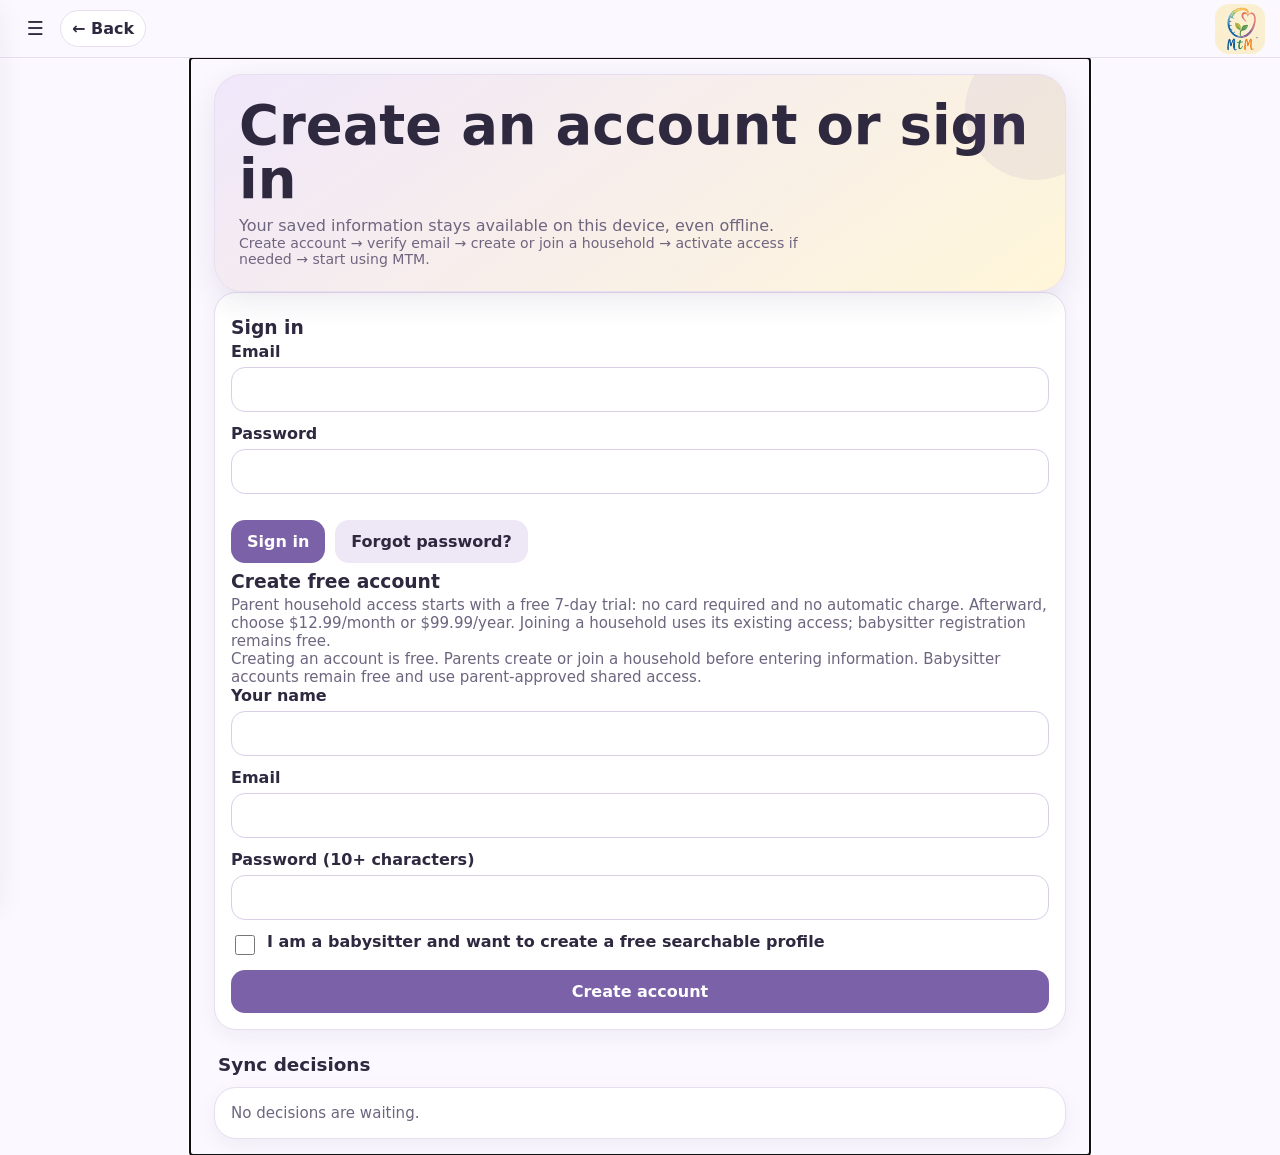
<file: index.html>
<!doctype html>
<html lang="en">
<head>
  <meta charset="utf-8" />
  <meta name="viewport" content="width=device-width, initial-scale=1, viewport-fit=cover" />
  <meta name="theme-color" content="#7b61a8" />
  <meta name="apple-mobile-web-app-title" content="MTM" />
  <meta name="description" content="More than Measured™ by Serenity Valley Works — an autism caregiver village focused on strengths, growth, and support." />
  <link rel="manifest" href="manifest.webmanifest" />
  <link rel="icon" href="assets/icons/icon-192.png" type="image/png" />
  <link rel="apple-touch-icon" href="assets/icons/icon-192.png" />
  <link rel="stylesheet" href="styles.css?v=mobile-store-1" />
  <link rel="stylesheet" href="supplements.css?v=mobile-store-1" />
  <link rel="stylesheet" href="modules.css?v=0.10.1-modules-3" />
  <link rel="stylesheet" href="onboarding.css?v=0.10.1-onboarding-1" />
  <title>More than Measured</title>
</head>
<body>
  <div id="app">
    <header class="topbar">
      <div class="topbar-leading"><button id="menuBtn" class="icon-btn" aria-label="Open menu">☰</button><button id="backBtn" class="page-back hidden" type="button" aria-label="Go back">← Back</button></div>
      <button id="homeBadge" class="brand-mini hidden" type="button" aria-label="Return to the More than Measured trademark homepage"><img src="assets/icons/icon-192.png" alt="" width="50" height="50"></button>
      <button id="installBtn" class="icon-btn hidden" aria-label="Install app">⬇</button>
    </header>

    <aside id="drawer" class="drawer" aria-hidden="true">
      <div class="drawer-head">
        <div class="drawer-brand"><strong>More than Measured™</strong><small>by Serenity Valley Works</small></div>
        <button id="closeDrawer" class="icon-btn" aria-label="Close menu">✕</button>
      </div>
      <nav id="drawerNav"></nav>
      <div class="drawer-version">Version <span id="drawerVersion"></span></div>
    </aside>
    <div id="scrim" class="scrim hidden"></div>

    <main id="view" class="view" tabindex="-1"></main>

  </div>

  <dialog id="modal">
    <form method="dialog" class="modal-card">
      <button class="modal-close" value="cancel" aria-label="Close">✕</button>
      <div id="modalBody"></div>
    </form>
  </dialog>

  <dialog id="imageViewer" class="image-viewer" aria-label="Image viewer">
    <div class="image-viewer-toolbar">
      <button id="closeImageViewer" class="image-viewer-close" type="button">✕ Close</button>
      <div class="image-viewer-controls" aria-label="Zoom controls">
        <button id="imageZoomOut" type="button" aria-label="Zoom out">−</button>
        <button id="imageZoomReset" type="button">Fit</button>
        <button id="imageZoomIn" type="button" aria-label="Zoom in">+</button>
      </div>
    </div>
    <p class="image-viewer-hint">Pinch or use the controls to zoom. Drag or scroll to move around the image.</p>
    <div id="imageViewerViewport" class="image-viewer-viewport">
      <img id="imageViewerImage" alt="" />
    </div>
  </dialog>

  <input id="restoreInput" type="file" accept=".ftbmbackup,.json,application/json" hidden />
  <script src="analytics.js?v=0.10.1-production-11" defer></script>
  <script src="interaction-usage.js?v=analytics-2"></script>
  <script src="sync.js?v=mobile-store-1" defer></script>
  <script src="offline-key.js?v=0.10.1-production-11" defer></script>
  <script src="offline-access.js?v=0.10.1-production-11" defer></script>
  <script src="access.js?v=0.10.1-onboarding-1" defer></script>
  <script src="sensory-play.js?v=0.10.1-production-11" defer></script>
  <script src="library-books.js?v=0.10.1-production-11" defer></script>
  <script src="modules.js?v=0.10.1-modules-3" defer></script>
  <script src="module-layouts.js?v=0.10.1-modules-3" defer></script>
  <script src="food-patterns.js?v=0.10.1-food-2" defer></script>
  <script src="supplements.js?v=mobile-store-1" defer></script>
  <script src="onboarding.js?v=onboarding-measurement-20261015" defer></script>
  <script src="app.js?v=mobile-store-1" defer></script>
</body>
</html>
</file>
<file: styles.css>
:root{--bg:#fbf8ff;--card:#fff;--ink:#2f2940;--muted:#6e657f;--primary:#7b61a8;--accent:#f5c65c;--line:#e7def0;--shadow:0 10px 30px rgba(63,42,88,.10);--radius:22px;--safe-top:env(safe-area-inset-top,0px);--safe-bottom:env(safe-area-inset-bottom,0px)}
*{box-sizing:border-box}html,body{margin:0;min-height:100%;font-family:system-ui,-apple-system,BlinkMacSystemFont,"Segoe UI",sans-serif;background:var(--bg);color:var(--ink)}button,input,select,textarea{font:inherit}button{cursor:pointer}.hidden{display:none!important}
.topbar{position:sticky;top:0;z-index:20;height:58px;display:flex;align-items:center;justify-content:space-between;padding:0 14px;background:rgba(251,248,255,.94);backdrop-filter:blur(12px);border-bottom:1px solid var(--line)}
.brand-mini{display:grid;place-items:center;width:52px;height:52px;border:0;background:transparent;padding:1px;border-radius:16px;overflow:hidden}.brand-mini img{display:block;width:50px;height:50px;border-radius:14px;object-fit:cover}.icon-btn{border:0;background:transparent;width:42px;height:42px;border-radius:50%;color:var(--ink);font-size:1.2rem}.view{padding:16px 16px calc(16px + var(--safe-bottom));max-width:900px;margin:0 auto;min-height:calc(100vh - 58px)}
.home-route{overflow:hidden}.home-route .topbar{position:fixed;left:0;right:0;top:0;background:transparent;border-bottom:0;backdrop-filter:none}.home-route .icon-btn,.home-route .brand-mini{background:transparent;box-shadow:none;backdrop-filter:none}.home-route .icon-btn{border:0;text-shadow:0 1px 2px rgba(255,255,255,.95),0 0 5px rgba(255,255,255,.8)}.home-route .view{padding:0;max-width:none;height:100dvh;min-height:100dvh;overflow:hidden}
.hero{background:linear-gradient(145deg,#f0e7fb,#fff6d9);border:1px solid var(--line);border-radius:28px;padding:24px;box-shadow:var(--shadow);overflow:hidden;position:relative}.hero:after{content:"";position:absolute;width:140px;height:140px;border-radius:50%;background:rgba(123,97,168,.09);right:-40px;top:-35px}.hero h1{margin:0 0 8px;font-size:clamp(2rem,8vw,3.4rem);line-height:1}.hero p{margin:0;color:var(--muted);max-width:560px}.quote{margin-top:16px;padding:14px 16px;background:rgba(255,255,255,.72);border-radius:18px;border:1px solid rgba(123,97,168,.15);font-style:italic}
.section-title{margin:24px 4px 12px;font-size:1.15rem}.grid{display:grid;grid-template-columns:repeat(2,minmax(0,1fr));gap:12px}.card{background:var(--card);border:1px solid var(--line);border-radius:var(--radius);padding:16px;box-shadow:0 6px 20px rgba(63,42,88,.06)}.card h3{margin:8px 0 4px}.card p{margin:0;color:var(--muted);font-size:.94rem}.card-button{width:100%;text-align:left;border:1px solid var(--line);background:var(--card);border-radius:var(--radius);padding:16px;color:inherit;box-shadow:0 6px 20px rgba(63,42,88,.06)}.card-button .emoji{font-size:1.8rem}.card-button strong{display:block;margin-top:8px}.card-button small{display:block;color:var(--muted);margin-top:3px}
.banner{padding:16px;border-radius:18px;background:#fff7dc;border:1px solid #f1dea4;color:#5d4a17}.empty{text-align:center;padding:34px 18px}.empty .big{font-size:3rem}.btn-row{display:flex;gap:10px;flex-wrap:wrap;margin-top:14px}.btn{border:0;border-radius:14px;padding:12px 16px;font-weight:750;background:var(--primary);color:white}.btn.secondary{background:#eee7f6;color:var(--ink)}.btn.danger{background:#a13f52}.btn.full{width:100%}
.form-grid{display:grid;gap:12px}.field{display:grid;gap:6px}.field label{font-weight:700}.field input,.field select,.field textarea{width:100%;border:1px solid #d9cfe6;border-radius:14px;padding:12px;background:white;color:var(--ink)}.field textarea{min-height:100px;resize:vertical}.hint{font-size:.88rem;color:var(--muted)}
.profile-card{display:flex;align-items:center;gap:14px}.avatar{width:64px;height:64px;flex:0 0 64px;border-radius:50%;display:grid;place-items:center;background:#efe6f8;font-size:2rem;overflow:hidden}.avatar img{width:100%;height:100%;object-fit:cover}.profile-card .meta{flex:1;min-width:0}.profile-card h3{margin:0}.profile-card p{margin:3px 0 0;color:var(--muted)}
.stat-grid{display:grid;grid-template-columns:repeat(3,1fr);gap:10px}.stat{text-align:center;background:white;border:1px solid var(--line);border-radius:18px;padding:14px 8px}.stat strong{display:block;font-size:1.45rem}.stat small{color:var(--muted)}
.drawer{position:fixed;left:0;top:0;bottom:0;width:min(84vw,340px);background:white;z-index:50;transform:translateX(-102%);transition:.22s ease;box-shadow:var(--shadow);padding:18px}.drawer.open{transform:translateX(0)}.drawer-head{display:flex;justify-content:space-between;align-items:center;margin-bottom:18px}.drawer-brand{display:grid;gap:2px}.drawer-brand small{color:var(--muted);font-size:.72rem;letter-spacing:.02em}.drawer nav{display:grid;gap:6px}.drawer nav button{border:0;background:transparent;text-align:left;padding:13px;border-radius:14px;color:var(--ink)}.drawer-version{position:absolute;bottom:22px;color:var(--muted);font-size:.88rem}.scrim{position:fixed;inset:0;background:rgba(26,19,36,.38);z-index:40}
dialog{border:0;border-radius:24px;padding:0;max-width:min(92vw,560px);width:100%;box-shadow:var(--shadow)}dialog::backdrop{background:rgba(23,16,32,.5)}.modal-card{padding:22px;position:relative}.modal-close{position:sticky;z-index:8;float:right;right:0;top:0;margin:-12px -12px 0 8px;border:0;background:#f1ebf7;border-radius:50%;width:36px;height:36px;box-shadow:0 2px 8px rgba(47,41,64,.18)}.modal-card h2{padding-right:38px;margin-top:0}
.list{display:grid;gap:10px}.list-item{display:flex;gap:12px;align-items:flex-start;padding:14px;background:white;border:1px solid var(--line);border-radius:16px}
.speech-stats{display:grid;grid-template-columns:repeat(4,1fr);gap:8px;margin-top:16px}.speech-stat{background:#fff;border:1px solid var(--line);border-radius:16px;padding:11px 5px;text-align:center;box-shadow:0 4px 14px rgba(63,42,88,.05)}.speech-stat strong{display:block;font-size:1.45rem}.speech-stat span{display:block;color:var(--muted);font-size:.72rem;margin-top:2px}.vocab-controls{display:grid;grid-template-columns:repeat(2,minmax(0,1fr));gap:12px;margin-top:16px}.vocab-controls .btn{align-self:end}.word-list{display:grid;gap:10px}.word-card{padding:0;overflow:hidden}.word-card summary{display:flex;align-items:center;justify-content:space-between;gap:12px;padding:15px 16px;cursor:pointer;list-style:none}.word-card summary::-webkit-details-marker{display:none}.word-card summary:after{content:'›';font-size:1.5rem;color:var(--muted);transition:transform .18s}.word-card[open] summary:after{transform:rotate(90deg)}.word-card summary strong{font-size:1.05rem;flex:1}.word-card summary span{color:var(--muted);font-size:.84rem;white-space:nowrap}.word-details{padding:0 16px 16px;border-top:1px solid var(--line)}.word-detail-meta{display:flex;align-items:center;gap:9px;flex-wrap:wrap;padding-top:12px;color:var(--muted);font-size:.88rem}.word-notes{margin:10px 0 0;color:var(--muted)}.category-chip{display:inline-block;background:#eee7f6;color:#594773;border-radius:999px;padding:4px 9px;font-size:.75rem;font-weight:750}.ability-checks{display:flex;gap:8px;flex-wrap:wrap;margin-top:12px}.ability-checks label,.ability-field label{display:flex;align-items:center;gap:6px;font-weight:700}.ability-checks label{background:#f7f3fb;border:1px solid var(--line);border-radius:10px;padding:7px 9px}.ability-checks input,.ability-field input{width:19px;height:19px;accent-color:var(--primary)}.word-actions{display:flex;gap:7px;margin-top:12px}.small-action{border:1px solid var(--line);background:#f7f3fb;color:var(--ink);border-radius:10px;padding:7px 10px;font-weight:700}.danger-link{color:#8c3044;background:#fff1f3;border-color:#edcad2}.ability-field{display:flex;gap:14px;flex-wrap:wrap;border:1px solid #d9cfe6;border-radius:14px;padding:12px}.ability-field legend{font-weight:700;padding:0 5px}.inline-field{display:grid;grid-template-columns:1fr auto;gap:8px}.bulk-text{min-height:220px!important}.import-preview{max-height:52vh;overflow:auto;border:1px solid var(--line);border-radius:16px;background:#fff}.preview-row{display:flex;justify-content:space-between;gap:14px;padding:11px 13px;border-bottom:1px solid var(--line)}.preview-row:last-child{border-bottom:0}.preview-row span{color:var(--muted);white-space:nowrap}.category-list{display:grid;gap:8px;max-height:55vh;overflow:auto}.category-row{display:flex;justify-content:space-between;align-items:center;gap:10px;padding:10px;border:1px solid var(--line);border-radius:12px}.category-row>div{display:flex;gap:6px}
@media(max-width:520px){.vocab-controls{grid-template-columns:1fr}.ability-checks{gap:6px}.category-row{align-items:flex-start;flex-direction:column}.word-card summary{padding:14px}.word-card summary span{font-size:.78rem}.speech-stat strong{font-size:1.25rem}.speech-stat span{font-size:.66rem}}
@media(min-width:700px){.grid{grid-template-columns:repeat(3,minmax(0,1fr))}.view{padding-left:24px;padding-right:24px}.home-route .view{padding-left:0;padding-right:0}}

.filter-abilities{grid-column:1/-1;display:flex;gap:14px;flex-wrap:wrap;border:1px solid #d9cfe6;border-radius:14px;padding:12px}.filter-abilities legend{font-weight:700;padding:0 5px}.filter-abilities label{display:flex;align-items:center;gap:6px;font-weight:700}.filter-abilities input{width:19px;height:19px;accent-color:var(--primary)}
.ability-checks{display:grid}.ability-row{display:grid;grid-template-columns:minmax(110px,1fr) minmax(145px,1fr);gap:8px;align-items:center;background:#f7f3fb;border:1px solid var(--line);border-radius:10px;padding:7px 9px}.ability-checks .ability-row label{border:0;padding:0;background:transparent}.ability-row input[type=date]{width:100%;min-width:0;border:1px solid #d9cfe6;border-radius:9px;padding:7px;background:white;color:var(--ink)}.dated-abilities{display:grid}.language-list{display:grid;gap:4px;margin-top:12px;padding:10px 12px;border-radius:12px;background:#fff8e5;color:var(--muted)}.language-list strong{color:var(--ink)}
@media(max-width:520px){.filter-abilities{grid-column:auto}.ability-row{grid-template-columns:1fr}}
.category-group{display:grid;gap:10px}.category-group h2{margin:14px 4px 0;font-size:1.2rem;font-weight:850;color:var(--ink);padding-bottom:6px;border-bottom:2px solid var(--line)}
.symbol-picker{display:grid;grid-template-columns:repeat(8,1fr);gap:7px;border:1px solid #d9cfe6;border-radius:14px;padding:12px}.symbol-picker legend{font-weight:700;padding:0 5px}.symbol-picker label{position:relative;display:grid;place-items:center}.symbol-picker input{position:absolute;opacity:0;pointer-events:none}.symbol-picker span{display:grid;place-items:center;width:100%;aspect-ratio:1;border:2px solid transparent;border-radius:12px;background:#f7f3fb;font-size:1.55rem;cursor:pointer}.symbol-picker input:checked+span{border-color:var(--primary);background:#eee7f6;box-shadow:0 0 0 2px rgba(123,97,168,.15)}.symbol-picker input:focus-visible+span{outline:3px solid var(--primary);outline-offset:2px}.profile-photo-preview{width:110px;height:110px;border-radius:50%;overflow:hidden;border:3px solid #eee7f6;margin:0 auto}.profile-photo-preview img{width:100%;height:100%;object-fit:cover}.check-option{display:flex;align-items:center;gap:8px;font-weight:700}.check-option input{width:19px;height:19px;accent-color:var(--primary)}.settings-card{margin-top:12px}.settings-card:first-of-type{margin-top:18px}.settings-card h3{margin-top:0}.settings-card>.btn{margin-top:14px}.settings-filter-grid{margin-top:14px}
.birth-time-field{border:1px solid #d9cfe6;border-radius:14px;padding:12px}.birth-time-field legend{font-weight:700;padding:0 5px}.birth-time-field>div{display:grid;grid-template-columns:repeat(4,minmax(0,1fr));gap:8px}.birth-time-field label{display:grid;gap:5px;font-weight:700;font-size:.82rem}.birth-time-field input,.birth-time-field select{width:100%;min-width:0;border:1px solid #d9cfe6;border-radius:10px;padding:9px;background:white;color:var(--ink)}.birth-time-field>.hint{display:block;margin-top:8px}
.speech-stats{grid-template-columns:repeat(4,1fr)}.sentence-card{border-color:#d7c4eb}.sentence-card summary{background:#fcf9ff}.sentence-text{min-height:120px!important}
@media(min-width:700px){.speech-stats{grid-template-columns:repeat(7,1fr)}}
@media(max-width:520px){.symbol-picker{grid-template-columns:repeat(6,1fr)}.profile-card{align-items:flex-start}.profile-card .small-action{padding:7px 8px}.birth-time-field>div{grid-template-columns:repeat(2,minmax(0,1fr))}}
.terms-list{display:grid;gap:8px;margin-top:12px;max-height:58vh;overflow:auto}.term-card{border:1px solid var(--line);border-radius:14px;background:#fff;overflow:hidden}.term-card summary{padding:12px 14px;font-weight:800;cursor:pointer}.term-card p{margin:0;padding:0 14px 14px;color:var(--muted);line-height:1.45}.calendar-toolbar{display:grid;grid-template-columns:44px 1fr 44px;align-items:center;text-align:center;margin:8px 0 12px}.calendar-toolbar strong{font-size:1.1rem}.calendar-toolbar .small-action{font-size:1.5rem}.calendar-weekdays,.calendar-grid{display:grid;grid-template-columns:repeat(7,minmax(0,1fr));gap:5px}.calendar-weekdays{margin-bottom:5px}.calendar-weekdays span{text-align:center;color:var(--muted);font-size:.72rem;font-weight:750}.calendar-day{position:relative;aspect-ratio:1;border:1px solid var(--line);border-radius:10px;background:#fff;color:var(--ink);padding:5px;display:flex;align-items:flex-start;justify-content:flex-start}.calendar-day.today{border:2px solid var(--primary);background:#f5effb}.calendar-day small{position:absolute;right:4px;bottom:4px;min-width:18px;height:18px;border-radius:9px;background:var(--primary);color:#fff;display:grid;place-items:center;font-size:.65rem}.calendar-blank{aspect-ratio:1}.appointment-list{display:grid;gap:8px;max-height:34vh;overflow:auto}.appointment-item{display:flex;justify-content:space-between;gap:10px;padding:11px;border:1px solid var(--line);border-radius:13px;background:#fff}.appointment-item>div:first-child{display:grid;gap:3px}.appointment-item span,.appointment-item small{color:var(--muted);font-size:.8rem}.appointment-item>div:last-child{display:flex;gap:5px;align-items:flex-start}.todo-add{display:grid;grid-template-columns:1fr 145px;gap:8px}.todo-add input,.todo-add select{width:100%;border:1px solid #d9cfe6;border-radius:12px;padding:10px;background:#fff;color:var(--ink)}.todo-add .btn{grid-column:1/-1}.todo-filters{display:flex;gap:7px;margin:12px 0}.todo-filter.selected{background:var(--primary);color:#fff}.todo-list{display:grid;gap:8px;max-height:52vh;overflow:auto}.todo-item{display:flex;justify-content:space-between;align-items:flex-start;gap:10px;padding:11px;border:1px solid var(--line);border-radius:13px;background:#fff}.todo-item>label{display:flex;gap:9px;align-items:flex-start;flex:1}.todo-item input{width:20px;height:20px;accent-color:var(--primary)}.todo-item label span{display:grid;gap:2px}.todo-item small{color:var(--muted)}.todo-item>div{display:flex;gap:5px}.todo-item.completed strong{text-decoration:line-through;color:var(--muted)}
@media(max-width:520px){.appointment-item,.todo-item{flex-direction:column}.appointment-item>div:last-child,.todo-item>div{align-self:flex-end}.todo-add{grid-template-columns:1fr}.todo-add .btn{grid-column:auto}.calendar-grid,.calendar-weekdays{gap:3px}.calendar-day{border-radius:8px;padding:4px}}

.quote-button{display:block;width:100%;text-align:left;color:var(--ink);cursor:pointer}
.quote-button span{display:block;margin-top:8px;font-size:.78rem;font-style:normal;color:var(--muted);font-weight:700}
.illustrated-home{position:relative;width:100%;height:100%;margin:0;overflow:hidden;background:#fff}
.illustrated-home picture{display:block;width:100%;height:100%}
.illustrated-home img{display:block;width:100%;max-width:100%;height:100%;object-fit:fill;pointer-events:none;-webkit-user-drag:none}
.home-hotspot{position:absolute;width:23%;height:13.5%;border:0;border-radius:18px;background:transparent;color:transparent;padding:0}
.home-hotspot span{position:absolute;width:1px;height:1px;overflow:hidden;clip-path:inset(50%);white-space:nowrap}
.home-hotspot:focus-visible{outline:4px solid #173f75;outline-offset:-4px;background:rgba(255,255,255,.22)}
.home-hotspot:active{background:rgba(255,255,255,.3)}
.home-hotspot.growth,.home-hotspot.communication,.home-hotspot.sleep,.home-hotspot.sensory{top:61.2%}
.home-hotspot.learning,.home-hotspot.medical,.home-hotspot.caregiver-link,.home-hotspot.community{top:75.2%}
.home-hotspot.growth,.home-hotspot.learning{left:1.5%}.home-hotspot.communication,.home-hotspot.medical{left:25.5%}.home-hotspot.sleep,.home-hotspot.caregiver-link{left:49.5%}.home-hotspot.sensory,.home-hotspot.community{left:73.5%}
@media(max-width:520px){.home-hotspot{border-radius:10px}}
@media(min-width:700px){
  .home-route .view{display:grid;place-items:center;background:#f7f2e8}
  .home-route .topbar{left:50%;right:auto;width:min(100vw,calc(100dvh * 1.7768));transform:translateX(-50%)}
  .illustrated-home{width:min(100vw,calc(100dvh * 1.7768));height:min(100dvh,calc(100vw * .5628));aspect-ratio:1672/941}
  .illustrated-home img{object-fit:contain}
  .home-hotspot{width:10.6%;height:29%;border-radius:16px}
  .home-hotspot.growth,.home-hotspot.communication,.home-hotspot.sleep,.home-hotspot.sensory{top:14%}
  .home-hotspot.learning,.home-hotspot.medical,.home-hotspot.caregiver-link,.home-hotspot.community{top:43%}
  .home-hotspot.growth,.home-hotspot.learning{left:56.5%}
  .home-hotspot.communication,.home-hotspot.medical{left:67.3%}
  .home-hotspot.sleep,.home-hotspot.caregiver-link{left:78.1%}
  .home-hotspot.sensory,.home-hotspot.community{left:88.9%}
}

.speech-totals{display:grid;grid-template-columns:minmax(82px,1.2fr) repeat(4,minmax(50px,1fr));gap:0;margin-top:16px;padding:0;overflow:hidden;text-align:center}.speech-totals>*{padding:10px 5px;border-right:1px solid var(--line);border-bottom:1px solid var(--line)}.speech-totals>*:nth-child(5n){border-right:0}.speech-totals>*:nth-last-child(-n+5){border-bottom:0}.speech-totals .totals-heading{background:#f3edf8;color:var(--muted);font-size:.72rem;font-weight:800;text-transform:uppercase}.speech-totals .totals-label{text-align:left;font-weight:800}.speech-totals strong{font-size:1.08rem}
dialog.wide-modal{max-width:min(96vw,960px)}.fixed-entry-picker{display:grid;gap:12px}.fixed-add-number{align-self:end}.fixed-entry-grid{border:1px solid var(--line);border-radius:14px;overflow:auto;max-height:58vh}.fixed-entry-head,.fixed-entry-row{display:grid;grid-template-columns:minmax(58px,.55fr) repeat(3,minmax(190px,1fr));align-items:center;min-width:690px}.fixed-entry-head{position:sticky;top:0;z-index:2;background:#eee7f6;border-bottom:1px solid var(--line)}.fixed-entry-head>*{padding:10px}.fixed-entry-head label{display:flex;align-items:center;gap:6px;font-size:.82rem;font-weight:800}.fixed-entry-head input,.fixed-ability input[type=checkbox]{width:19px;height:19px;accent-color:var(--primary)}.fixed-entry-row{border-bottom:1px solid var(--line)}.fixed-entry-row:last-child{border-bottom:0}.fixed-entry-row>strong{padding:10px 12px;font-size:1.08rem}.fixed-ability{display:grid;grid-template-columns:auto 1fr;gap:7px;align-items:center;padding:7px;border-left:1px solid var(--line)}.fixed-ability label{display:flex;align-items:center}.fixed-ability label span{position:absolute;width:1px;height:1px;overflow:hidden;clip-path:inset(50%)}.fixed-ability input[type=date]{width:100%;min-width:130px;border:1px solid #d9cfe6;border-radius:9px;padding:7px;background:#fff;color:var(--ink)}
@media(max-width:520px){.speech-totals>*{padding:9px 3px}.speech-totals .totals-heading{font-size:.64rem}.speech-totals .totals-label{font-size:.82rem}.speech-totals strong{font-size:.95rem}}

/* Compact fixed-entry picker: ability columns always fit without sideways scrolling. */
.fixed-entry-grid{overflow-x:hidden;overflow-y:auto}.fixed-entry-head,.fixed-entry-row{grid-template-columns:minmax(52px,.65fr) repeat(3,minmax(0,1fr));min-width:0;width:100%}.fixed-entry-head>*{padding:9px 3px}.fixed-entry-head>strong{padding-left:9px}.fixed-entry-head label{justify-content:center;text-align:center;gap:4px;font-size:.72rem;line-height:1.1}.fixed-entry-head label input{flex:0 0 auto}.fixed-entry-block{border-bottom:1px solid var(--line)}.fixed-entry-block:last-child{border-bottom:0}.fixed-entry-row{border-bottom:0}.fixed-entry-row>strong{padding:12px 9px}.fixed-ability-toggle{display:grid;place-items:center;padding:10px 3px;border-left:1px solid var(--line)}.fixed-ability-toggle input{width:22px;height:22px;accent-color:var(--primary)}.fixed-ability-toggle span{position:absolute;width:1px;height:1px;overflow:hidden;clip-path:inset(50%)}.fixed-entry-dates{display:grid;grid-template-columns:repeat(3,minmax(0,1fr));gap:8px;padding:9px;background:#faf7fd;border-top:1px dashed var(--line)}.fixed-entry-dates label{display:grid;gap:4px;min-width:0;color:var(--muted);font-size:.72rem;font-weight:750}.fixed-entry-dates label span{white-space:nowrap}.fixed-entry-dates small{font-weight:500}.fixed-entry-dates input{width:100%;min-width:0;border:1px solid #d9cfe6;border-radius:9px;padding:7px 4px;background:#fff;color:var(--ink);font-size:.78rem}
@media(max-width:520px){.fixed-entry-head label{flex-direction:column}.fixed-entry-dates{grid-template-columns:1fr}.fixed-entry-dates label{font-size:.78rem}.fixed-entry-dates input{font-size:1rem;padding:9px}}
.new-word-review{display:grid;gap:10px;margin:12px 0}.new-word-row{display:grid;gap:8px;padding:12px;border:1px solid var(--line);border-radius:14px;background:#fff}.new-word-row>strong{font-size:1.05rem}.new-word-row label{display:flex;align-items:center;gap:8px;font-weight:700}.new-word-row input[type=checkbox]{width:20px;height:20px;accent-color:var(--primary)}.new-word-row input[type=date]{width:100%;border:1px solid #d9cfe6;border-radius:11px;padding:10px;background:#fff;color:var(--ink)}
.potty-entry{display:grid;gap:12px;margin-top:16px}.potty-count-grid{display:grid;grid-template-columns:repeat(3,minmax(0,1fr));gap:9px}.potty-count-grid label{display:grid;gap:6px;text-align:center;font-weight:750}.potty-count-grid span{font-size:.8rem;color:var(--muted)}.potty-count-grid input{width:100%;min-width:0;border:1px solid #d9cfe6;border-radius:13px;padding:12px 6px;background:#fff;color:var(--ink);font-size:1.2rem;text-align:center}.potty-stats{display:grid;grid-template-columns:repeat(3,minmax(0,1fr));gap:9px}.potty-stats>div{display:grid;gap:3px;text-align:center;padding:12px 5px;background:#fff;border:1px solid var(--line);border-radius:16px}.potty-stats strong{font-size:1.35rem}.potty-stats span{font-size:.72rem;color:var(--muted)}.potty-history{display:grid;gap:10px}.potty-day{display:flex;justify-content:space-between;gap:12px}.potty-day>div:first-child{display:grid;gap:5px}.potty-day span,.potty-day p{color:var(--muted);font-size:.85rem}.potty-day p{margin:0}.potty-day>div:last-child{display:flex;gap:6px;align-items:flex-start}.tips-list{display:grid;gap:9px;margin-top:14px}
@media(max-width:520px){.potty-day{flex-direction:column}.potty-day>div:last-child{align-self:flex-end}.potty-count-grid span{font-size:.72rem}}
.term-media{display:grid;gap:10px;margin-top:12px}.term-media-image,.term-media-clip{display:block;width:100%;max-height:280px;border-radius:14px;object-fit:contain;background:#f7f2fb}.term-media-caption{color:var(--muted)}
.education-note{margin-top:16px}.education-sections,.education-templates{display:grid;gap:10px}.education-card{border:1px solid var(--line);border-radius:16px;background:#fff;overflow:hidden;box-shadow:0 5px 16px rgba(63,42,88,.05)}.education-card>summary{padding:15px 16px;font-weight:850;cursor:pointer}.education-card[open]>summary{background:#f5effb;border-bottom:1px solid var(--line)}.education-body{display:grid;gap:12px;padding:15px 16px}.education-body p{margin:0;color:var(--muted);line-height:1.52}.education-body h3{margin:4px 0 0;font-size:1rem}.education-body ul{margin:0;padding-left:22px;color:var(--muted);line-height:1.5}.education-body li+li{margin-top:7px}.education-links{display:grid;gap:8px}.education-link{display:grid;gap:3px;padding:12px;border:1px solid var(--line);border-radius:13px;background:#faf7fd;color:var(--ink);text-decoration:none}.education-link:active{background:#eee5f7}.education-link span{color:var(--muted);font-size:.88rem;line-height:1.4}.education-link small{color:var(--primary);font-weight:750}.template-letter{width:100%;min-height:520px;resize:vertical;border:1px solid #d9cfe6;border-radius:13px;padding:13px;background:#fff;color:var(--ink);font:inherit;font-size:.9rem;line-height:1.45}.education-templates .btn-row{margin-top:0}@media(max-width:520px){.template-letter{min-height:440px}.education-body{padding:13px}.education-card>summary{padding:14px 13px}}
.assessment-note{margin-top:16px}.assessment-quick{display:grid;grid-template-columns:repeat(3,minmax(0,1fr));gap:0;margin-top:14px;padding:0;overflow:hidden;text-align:center}.assessment-quick>div{display:grid;align-content:center;gap:4px;padding:15px 7px;border-right:1px solid var(--line)}.assessment-quick>div:last-child{border-right:0}.assessment-quick strong{font-size:1.15rem;color:var(--primary)}.assessment-quick span{font-size:.72rem;color:var(--muted);line-height:1.25}.assessment-range-note{margin:8px 6px 0}.assessment-links{margin-bottom:14px}.assessment-disclaimer{margin-top:14px}@media(max-width:420px){.assessment-quick strong{font-size:.95rem}.assessment-quick span{font-size:.65rem}.assessment-quick>div{padding:12px 4px}}
.benefits-note{margin-top:16px}.benefits-warning{margin-top:10px}.benefits-start{margin:12px 0 10px;padding:16px 16px 16px 38px}.benefits-start li{padding-left:4px}.benefits-start li+li{margin-top:12px}.benefits-start li span{display:block;margin-top:3px;color:var(--muted);font-size:.88rem;line-height:1.4}.benefits-top-links{margin-bottom:4px}.benefit-compare{display:grid;grid-template-columns:repeat(2,minmax(0,1fr));gap:9px}.benefit-compare>div{display:grid;gap:5px;padding:12px;border:1px solid var(--line);border-radius:13px;background:#faf7fd}.benefit-compare strong{font-size:1.05rem;color:var(--primary)}.benefit-compare span{color:var(--muted);font-size:.86rem;line-height:1.4}.benefits-disclaimer{margin-top:16px}@media(max-width:520px){.benefit-compare{grid-template-columns:1fr}.benefits-start{padding-left:34px}}
.safety-note{margin-top:16px}.safety-warning{margin-top:10px}.safety-start{margin-bottom:16px}.safety-profile-list{display:grid;gap:8px;margin:12px 0;padding:14px;border:1px solid var(--line);border-radius:14px;background:#faf7fd}.safety-profile-list span{position:relative;padding-left:20px;color:var(--muted);line-height:1.4}.safety-profile-list span::before{content:"✓";position:absolute;left:0;color:var(--primary);font-weight:800}.safety-disclaimer{margin-top:16px}
.water-fact{margin:2px 0;border-left:4px solid #1684a3;background:#edf9fc;color:var(--ink)}
.therapy-note{margin-top:16px}.therapy-warning{margin-top:10px}.therapy-compare{display:grid;grid-template-columns:repeat(3,minmax(0,1fr));gap:9px;margin:12px 0}.therapy-compare>div{display:grid;gap:5px;padding:13px;border:1px solid var(--line);border-radius:14px;background:#fff}.therapy-compare strong{color:var(--primary)}.therapy-compare span{color:var(--muted);font-size:.82rem;line-height:1.38}.therapy-balance{display:grid;grid-template-columns:repeat(2,minmax(0,1fr));gap:10px}.therapy-balance>div{padding:13px;border:1px solid var(--line);border-radius:14px;background:#faf7fd}.therapy-balance h3{margin:0 0 8px}.therapy-balance ul{padding-left:20px}.therapy-term{padding:12px;border-left:4px solid #7e57a6;background:#f7f2fb;border-radius:10px;color:var(--muted);line-height:1.48}.therapy-redflags{border-left:4px solid #c05b69;background:#fff3f4}.therapy-disclaimer{margin-top:16px}@media(max-width:560px){.therapy-compare,.therapy-balance{grid-template-columns:1fr}}
.win-item{align-items:center}.win-content{flex:1;min-width:0}.win-item .edit-win{flex:0 0 auto}
.sleep-note{margin-top:16px}.sleep-sections{display:grid;gap:10px}.sleep-example{display:grid;gap:10px;margin:0;padding:0;list-style:none}.sleep-example li{display:grid;grid-template-columns:78px 1fr;gap:10px;padding:11px 12px;border:1px solid var(--line);border-radius:13px;background:#faf7fd}.sleep-example span{color:var(--muted);line-height:1.45}.sleep-routine-list{display:grid;gap:8px}.sleep-routine-row{display:grid;grid-template-columns:minmax(0,1fr) auto;gap:10px;align-items:center;padding:11px;border:1px solid var(--line);border-radius:14px;background:#faf7fd}.sleep-routine-row>div:first-child{display:grid;gap:3px}.sleep-routine-row span{color:var(--muted);line-height:1.35}.sleep-row-actions{display:flex;gap:5px;flex-wrap:wrap;justify-content:flex-end}.sleep-row-actions button{border:1px solid var(--line);border-radius:9px;background:#fff;color:var(--ink);padding:6px 8px;font-weight:700}.sleep-row-actions button:disabled{opacity:.35}.sleep-step-form,.sleep-pref-grid,.sleep-compare{display:grid;grid-template-columns:repeat(2,minmax(0,1fr));gap:12px}.sleep-compare>div{padding:14px;border:1px solid var(--line);border-radius:15px;background:#faf7fd}.sleep-compare h3{margin:0 0 7px}.sleep-compare ul{margin-top:10px}@media(max-width:600px){.sleep-routine-row{grid-template-columns:1fr}.sleep-row-actions{justify-content:flex-start}.sleep-step-form,.sleep-pref-grid,.sleep-compare{grid-template-columns:1fr}.sleep-example li{grid-template-columns:68px 1fr}}
.section-grid{margin-top:16px}.tool-form{display:grid;gap:12px;margin-top:16px}.two-col{grid-template-columns:repeat(2,minmax(0,1fr))}.profile-extra{margin:4px 0 0!important;font-size:.82rem!important}.local-fun-search{display:grid;grid-template-columns:1fr auto;gap:8px}.local-fun-search input{min-width:0;border:1px solid #d9cfe6;border-radius:14px;padding:12px}.sign-grid{display:grid;grid-template-columns:repeat(3,minmax(0,1fr));gap:8px}.sign-grid button{text-transform:capitalize;padding:12px}.check-option{display:flex;align-items:flex-start;gap:9px}.check-option input{width:20px;height:20px;flex:0 0 auto;accent-color:var(--primary)}@media(max-width:600px){.two-col{grid-template-columns:1fr}.local-fun-search{grid-template-columns:1fr}.sign-grid{grid-template-columns:repeat(2,minmax(0,1fr))}}
.friendly-place-list{display:grid;gap:8px}.friendly-place-list a{display:grid;gap:3px;padding:12px;border:1px solid var(--line);border-radius:13px;background:#faf7fd;color:var(--ink);text-decoration:none}.friendly-place-list a small{color:var(--primary);font-weight:750}.friendly-place-list a span{color:var(--muted);font-size:.88rem;line-height:1.4}@media(max-width:600px){.sleep-example li{display:block}.sleep-example li strong{display:block;margin-bottom:7px}.sleep-example li span{display:block}}
.topbar-leading{display:flex;align-items:center;gap:4px}.page-back{border:1px solid var(--line);border-radius:999px;background:rgba(255,255,255,.9);color:var(--ink);padding:8px 11px;font-weight:750}.drawer{display:flex;flex-direction:column}.drawer nav{flex:1;min-height:0;overflow-y:auto;padding-bottom:4px}.drawer-version{position:static;text-align:right;flex:0 0 auto;padding:10px 4px 0;border-top:1px solid var(--line)}@media(max-width:390px){.page-back{padding:7px 9px;font-size:.84rem}.topbar{padding-left:8px}}
.birthday-greeting{text-align:center;padding:18px 4px 4px}.birthday-confetti{font-size:2.5rem;letter-spacing:.2rem;margin-bottom:8px}.birthday-greeting h2{padding:0;margin-bottom:14px;font-size:clamp(1.8rem,8vw,2.6rem);color:var(--primary)}.birthday-greeting>p{font-size:1.08rem;line-height:1.6;color:var(--ink)}.birthday-greeting .birthday-signoff{margin:20px 0;color:var(--muted);font-size:.95rem}.birthday-signoff strong{color:var(--primary)}
.modal-card{max-height:88dvh;overflow-y:auto}.sign-groups{display:grid;gap:18px;margin-top:14px}.sign-groups section{display:grid;gap:9px}.sign-groups h3{margin:0;padding-bottom:7px;border-bottom:2px solid var(--line)}.food-category-list{display:grid;gap:14px}.food-category-block{border:1px solid var(--line);border-radius:18px;padding:14px;background:#fff}.food-category-block>h3{display:flex;justify-content:space-between;margin:0 0 10px;padding-bottom:9px;border-bottom:2px solid var(--line)}.food-category-block>h3 span{display:grid;place-items:center;min-width:28px;height:28px;border-radius:14px;background:#eee7f6;color:var(--primary);font-size:.8rem}.food-category-block.safe{border-left:5px solid #6fa75d}.food-category-block.sometimes{border-left:5px solid #e0a83c}.food-category-block.not{border-left:5px solid #c96a74}.food-item p{margin-top:7px}.food-alert{color:#a13f52;font-weight:800}
.food-item>div:first-child>strong{display:flex;align-items:center;gap:7px}.food-kind-icon{width:30px;height:30px;flex:0 0 30px;vertical-align:middle}
.guide-illustration{display:block;width:100%;height:auto;border:1px solid var(--line);border-radius:18px;margin:0 0 16px;background:#fffaf0}
.visual-guide{margin:18px 0;padding:12px;border:1px solid var(--line);border-radius:20px;background:#fff}.visual-guide .guide-illustration{margin:0}.visual-guide figcaption{display:grid;gap:3px;padding:10px 4px 2px}.visual-guide figcaption strong{color:var(--ink)}.visual-guide figcaption span{color:var(--muted);font-size:.86rem}.term-media .image-viewer-trigger{background:#f7f2fb}
.image-viewer-trigger{display:block;width:100%;border:0;background:transparent;padding:0;border-radius:18px}.image-viewer-trigger:focus-visible{outline:4px solid var(--primary);outline-offset:3px}dialog.image-viewer{position:fixed;inset:0;width:100vw;max-width:none;height:100dvh;max-height:none;margin:0;border:0;border-radius:0;background:#17131d;color:#fff;padding:calc(10px + var(--safe-top)) 10px calc(10px + var(--safe-bottom));grid-template-rows:auto auto minmax(0,1fr);gap:8px;box-shadow:none}dialog.image-viewer[open]{display:grid}dialog.image-viewer:not([open]){display:none!important}dialog.image-viewer::backdrop{background:#17131d}.image-viewer-toolbar{display:flex;align-items:center;justify-content:space-between;gap:10px}.image-viewer-close,.image-viewer-controls button{border:1px solid rgba(255,255,255,.28);background:#fff;color:#251d30;border-radius:12px;padding:10px 13px;font-weight:800}.image-viewer-controls{display:flex;gap:6px}.image-viewer-controls button{min-width:44px}.image-viewer-hint{margin:0;text-align:center;color:#e8dfef;font-size:.82rem}.image-viewer-viewport{min-height:0;overflow:auto;overscroll-behavior:contain;-webkit-overflow-scrolling:touch;touch-action:pan-x pan-y;background:#fff;border-radius:12px}.image-viewer-viewport img{display:block;width:100%;max-width:none;height:auto;transform-origin:top left;-webkit-user-drag:none;user-select:none}
.common-term-card summary{display:flex;align-items:center;gap:11px}.term-icon{width:42px;height:42px;flex:0 0 42px;display:grid;place-items:center;border-radius:14px;background:linear-gradient(145deg,#fff7dc,#f0e8fa);border:1px solid var(--line);font-size:1.45rem;line-height:1;box-shadow:0 2px 7px rgba(48,36,68,.08)}
/* Accounts & Sync v0.9.0 */
.sync-field-merge{display:grid;gap:12px;max-height:55vh;overflow:auto}
.sync-field-merge fieldset{border:1px solid rgba(88,68,120,.24);border-radius:12px;padding:10px}
.sync-field-merge label{display:block;padding:7px 0;overflow-wrap:anywhere}
.sync-field-merge label span{color:var(--muted,#635d69)}
.community-actions{margin:16px 0}.community-list{display:grid;gap:14px;margin:12px 0 18px}.community-card{border:1px solid var(--line);border-left:5px solid var(--primary);border-radius:18px;padding:16px;background:#fff}.community-card.cancelled{opacity:.72;border-left-color:#9a929e}.community-card h3{margin:10px 0 7px}.community-card-head{display:flex;justify-content:space-between;gap:10px;color:var(--primary);font-weight:800}.community-card-head small{text-transform:capitalize;color:var(--muted)}.community-card dl{display:grid;grid-template-columns:repeat(2,minmax(0,1fr));gap:8px;margin:14px 0}.community-card dl div{padding:9px 10px;border-radius:12px;background:#faf7fd}.community-card dt{font-size:.75rem;color:var(--muted);font-weight:800;text-transform:uppercase}.community-card dd{margin:3px 0 0}@media(max-width:600px){.community-card dl{grid-template-columns:1fr}}
.community-search{margin-top:14px}.community-search h2{margin-top:0}.community-checks{display:flex;gap:16px;flex-wrap:wrap;margin-top:12px}

/* My Day, screen time, myths, and access — v0.10.0 */
.day-picker{margin-top:16px}.day-bubbles{display:grid;grid-template-columns:repeat(auto-fit,minmax(108px,1fr));gap:10px;margin:12px 0 16px}.day-bubble{min-height:104px;display:grid;place-items:center;align-content:center;gap:7px;border:1px solid var(--line);border-radius:999px;background:#fff;color:var(--ink);padding:15px 10px;box-shadow:0 5px 14px rgba(63,42,88,.08);text-align:center}.day-bubble span{font-size:1.85rem;line-height:1}.day-bubble strong{font-size:.82rem;line-height:1.2}.day-bubble:active{transform:scale(.97)}.day-activity{background:#f3edfb}.day-food{background:#fff5dc}.day-health{background:#edf8f5}.day-sleep,.day-sleepOutcome{background:#ececfb}.day-screen{background:#eaf6fb}.day-behavior{background:#fff0f1}.day-wellbeing{background:#eff8e9}.day-custom{border-style:dashed;background:#faf7fd}.day-timeline,.pattern-list{display:grid;gap:10px}.day-entry{display:grid;grid-template-columns:auto minmax(0,1fr) auto;gap:11px;align-items:start}.day-entry-icon{display:grid;place-items:center;width:42px;height:42px;border-radius:50%;background:#f3edf8;font-size:1.35rem}.day-entry-body{display:grid;gap:4px;min-width:0}.day-entry-body>span{color:var(--muted);font-size:.8rem;line-height:1.35}.day-entry-body p{margin:3px 0 0;line-height:1.45}.day-entry-actions{display:flex;gap:5px;flex-wrap:wrap;justify-content:flex-end}.pattern-card{border-left:5px solid var(--primary)}.pattern-card p{margin-bottom:0}.pattern-disclaimer{margin-top:12px}.screen-summary{display:grid;grid-template-columns:repeat(3,minmax(0,1fr));gap:10px;margin:16px 0}.screen-summary .card{display:grid;gap:5px;text-align:center}.screen-summary strong{font-size:1.35rem;color:var(--primary)}.screen-summary span{color:var(--muted);font-size:.78rem;line-height:1.3}.active-screen-timer{display:grid;gap:8px;text-align:center;margin-top:16px}.active-screen-timer>span{font-size:2rem;font-weight:850;color:var(--primary);font-variant-numeric:tabular-nums}.myth-list{margin-top:16px}.myth-sources{margin:16px 0}.subscription-card{margin:16px 0}.access-card{border-left:5px solid var(--primary)}
@media(max-width:560px){.day-bubbles{grid-template-columns:repeat(3,minmax(0,1fr));gap:8px}.day-bubble{min-height:92px;padding:12px 7px}.day-bubble span{font-size:1.55rem}.day-bubble strong{font-size:.74rem}.day-entry{grid-template-columns:auto minmax(0,1fr)}.day-entry-actions{grid-column:2;justify-content:flex-start}.screen-summary{grid-template-columns:1fr}}

.toy-search{margin-top:16px}.toy-list,.toy-request-list{display:grid;gap:14px;margin-top:14px}.toy-card{display:grid;grid-template-columns:minmax(150px,220px) minmax(0,1fr);overflow:hidden;border:1px solid var(--line);border-radius:22px;background:#fff;box-shadow:0 6px 20px rgba(63,42,88,.07)}.toy-card.pending{border-color:#d5b75a}.toy-card.claimed,.toy-card.removed{opacity:.72}.toy-photo{display:block;width:100%;height:100%;min-height:220px;object-fit:cover;background:#f2ecf7}.toy-photo-placeholder{display:grid;place-items:center;font-size:4rem}.toy-card-body{min-width:0;padding:16px}.toy-card-body h3{margin:9px 0 6px;font-size:1.2rem}.toy-card-body>p{margin:0;color:var(--muted);line-height:1.45}.toy-card-head{display:flex;justify-content:space-between;gap:10px;align-items:center}.toy-card-head span{font-size:.78rem;font-weight:800;color:#594773;background:#eee7f6;border-radius:999px;padding:5px 9px}.toy-card-head small{text-transform:capitalize;color:var(--muted);font-weight:750}.toy-card dl{display:grid;grid-template-columns:repeat(2,minmax(0,1fr));gap:8px;margin:14px 0}.toy-card dl div{padding:9px;border-radius:12px;background:#f8f4fb}.toy-card dt{font-size:.72rem;color:var(--muted);font-weight:750}.toy-card dd{margin:2px 0 0;font-size:.88rem;font-weight:750}.toy-contact{margin-top:12px}.toy-contact a{color:var(--primary);font-weight:850}.toy-request-status{align-self:center;color:var(--primary);font-weight:800}.toy-card .danger-link{align-self:center}.toy-request-list .card p{margin-top:8px}.toy-request-list .hint{text-transform:capitalize}
@media(max-width:620px){.toy-card{grid-template-columns:1fr}.toy-photo{height:auto;max-height:310px;min-height:180px}.toy-card dl{grid-template-columns:1fr 1fr}.toy-card-body{padding:14px}}


/* Parent-recommended local directory — v0.10.0 */
.recommendation-search{margin-top:16px}
.recommendation-list{display:grid;gap:14px;margin-top:14px}
.recommendation-card{border:1px solid var(--line);border-left:5px solid #d7a624;border-radius:20px;padding:16px;background:#fff;box-shadow:0 6px 20px rgba(63,42,88,.07)}
.recommendation-card.removed{opacity:.7;border-left-color:#9a929e}
.recommendation-card h3{margin:10px 0 7px;font-size:1.25rem}
.recommendation-card>p{margin:0;color:var(--muted);line-height:1.5}
.recommendation-card-head{display:flex;justify-content:space-between;gap:10px;align-items:center}
.recommendation-card-head span{font-size:.78rem;font-weight:850;color:#594773;background:#fff3c9;border-radius:999px;padding:6px 10px}
.recommendation-card-head small{text-transform:capitalize;color:var(--muted);font-weight:750}
.recommendation-card dl{display:grid;grid-template-columns:repeat(2,minmax(0,1fr));gap:8px;margin:14px 0}
.recommendation-card dl div{padding:9px 10px;border-radius:12px;background:#faf7fd}
.recommendation-card dt{font-size:.72rem;color:var(--muted);font-weight:800;text-transform:uppercase}
.recommendation-card dd{margin:3px 0 0;overflow-wrap:anywhere}
.recommendation-detail{margin:10px 0;padding:11px 12px;border-radius:13px;background:#fff9e6}
.recommendation-detail p{margin:5px 0 0;color:var(--muted);line-height:1.45}
.recommendation-links{display:flex;gap:9px;flex-wrap:wrap;margin:12px 0}
.recommendation-links a{display:inline-flex;align-items:center;border:1px solid var(--line);border-radius:999px;padding:9px 12px;background:#faf7fd;color:var(--primary);font-weight:800;text-decoration:none}
@media(max-width:600px){.recommendation-card dl{grid-template-columns:1fr}.recommendation-card{padding:14px}.recommendation-card-head{align-items:flex-start;flex-direction:column}}


/* Consent-based babysitter directory — v0.10.0 */
.babysitter-search{margin-top:16px}
.babysitter-list{display:grid;gap:14px;margin-top:14px}
.babysitter-card{border:1px solid var(--line);border-left:5px solid #7e57a6;border-radius:20px;padding:16px;background:#fff;box-shadow:0 6px 20px rgba(63,42,88,.07)}
.babysitter-card.pending{border-left-color:#d7a624}.babysitter-card.declined,.babysitter-card.removed{opacity:.7;border-left-color:#9a929e}
.babysitter-card h3{margin:10px 0 7px;font-size:1.25rem}.babysitter-card>p{color:var(--muted);line-height:1.48}
.babysitter-card-head{display:flex;justify-content:space-between;gap:10px;align-items:center}
.babysitter-card-head span{font-size:.78rem;font-weight:850;color:#594773;background:#eee7f6;border-radius:999px;padding:6px 10px}
.babysitter-card-head small{color:var(--muted);font-weight:750}
.babysitter-detail{margin:10px 0;padding:11px 12px;border-radius:13px;background:#faf7fd}
.babysitter-detail p{margin:5px 0 0;color:var(--muted);line-height:1.45}
@media(max-width:600px){.babysitter-card{padding:14px}.babysitter-card-head{align-items:flex-start;flex-direction:column}}

/* The Village local search — v0.10.0 */
.home-hotspot.village{left:39%;top:34%;width:22%;height:9%;border-radius:999px}
.village-hero{display:grid;gap:18px}.village-title{display:flex;align-items:center;gap:13px}.village-title>span{font-size:2.5rem;line-height:1}.village-title h1{margin:0}.village-title p{margin:4px 0 0}.village-search{display:grid;gap:8px}.village-search label{font-weight:800}.village-search-row{display:grid;grid-template-columns:minmax(0,1fr) auto;gap:9px}.village-search-row input{min-width:0;border:1px solid var(--line);border-radius:14px;background:#fff;color:var(--ink);padding:13px 14px;font:inherit;box-shadow:0 3px 10px rgba(63,42,88,.05)}.village-search-row input:focus{outline:3px solid rgba(123,97,168,.25);border-color:var(--primary)}.village-suggestions{display:flex;gap:8px;flex-wrap:wrap;margin:16px 0 10px}.village-chip{border:1px solid #d9cceb;border-radius:999px;background:#f8f3fc;color:var(--primary);padding:9px 12px;font:inherit;font-size:.86rem;font-weight:800}.village-chip:active{background:#eee4f7}.village-status{min-height:1.4em;color:var(--muted);font-size:.9rem;margin:8px 2px 14px}.village-results,.village-result-list{display:grid;gap:10px}.village-result-group{display:grid;gap:9px;margin-bottom:18px}.village-result-group h2{margin:0;font-size:1rem;color:var(--muted)}.village-result{display:flex;align-items:center;justify-content:space-between;gap:14px;width:100%;border:1px solid var(--line);border-radius:17px;background:#fff;color:var(--ink);padding:14px 15px;text-align:left;box-shadow:0 5px 16px rgba(63,42,88,.06)}.village-result>span:first-child{display:grid;gap:5px}.village-result strong{font-size:1rem}.village-result small{color:var(--muted);font-size:.84rem;line-height:1.4}.village-result-open{flex:0 0 auto;color:var(--primary);font-weight:850}.village-result:active{transform:scale(.99);background:#faf7fd}
@media(min-width:700px){.home-hotspot.village{left:24%;top:52%;width:10%;height:16%}}
@media(max-width:520px){.village-search-row{grid-template-columns:1fr}.village-search-row .btn{width:100%}.village-title{align-items:flex-start}.village-result{align-items:flex-start}.village-result-open{padding-top:2px}}

/* Curated books within Skill Building. */
.book-library{margin-top:30px}.book-library-intro{margin:0 4px 18px;color:var(--muted)}
.book-library-list{list-style:none;padding:0;margin:0;display:grid;grid-template-columns:repeat(2,minmax(0,1fr));gap:14px}
.book-library-card{display:flex;flex-direction:column;min-width:0;padding:20px}.book-library-heading{display:flex;align-items:center;gap:10px}
.book-library-number{display:grid;place-items:center;width:32px;height:32px;border-radius:50%;background:var(--soft,#f1eafa);font-weight:700}
.book-library-featured{font-size:.78rem;font-weight:700;color:var(--muted)}.book-library-card h3{font-size:1.13rem;line-height:1.35;margin:12px 0 7px}
.book-library-card .book-library-credit{font-size:.9rem}.book-library-card .book-library-details{font-size:.82rem;margin-top:7px}
.book-library-card .book-library-blurb{margin:14px 0 20px;line-height:1.6;color:var(--ink,#30283b)}
.book-library-link{margin-top:auto;align-self:flex-start;font-weight:700;padding:8px 0;text-underline-offset:3px}
@media(max-width:600px){.book-library-list{grid-template-columns:1fr}.book-library-card{padding:18px}}
</file>
<file: supplements.css>
/* Medication and supplement tracker — isolated test build. */
.supplement-toolbar{display:grid;gap:12px;margin-top:16px}.supplement-list,.supplement-log,.supplement-reminders{display:grid;gap:12px}.supplement-card{border-left:5px solid #6b8f71}.supplement-card.inactive{opacity:.72;border-left-color:#9a929e}.supplement-card-head{display:flex;align-items:flex-start;justify-content:space-between;gap:12px}.supplement-card-head h3{margin:3px 0 4px}.supplement-card-head p{margin:0;color:var(--muted)}.supplement-kind{display:inline-flex;border-radius:999px;padding:4px 8px;font-size:.68rem;font-weight:850;letter-spacing:.02em;text-transform:uppercase;background:#edf6ee;color:#376342}.supplement-kind.medication{background:#eee8fa;color:#5b3f82}.supplement-state{flex:0 0 auto;border-radius:999px;background:#edf6ee;color:#376342;padding:6px 9px;font-size:.75rem;font-weight:850;text-align:center}.supplement-state.soon,.supplement-reminder.soon{background:#fff9e7;color:#805f08}.supplement-state.due,.supplement-state.overdue,.supplement-reminder.due,.supplement-reminder.overdue{background:#fff0f1;color:#9b3547}.supplement-card dl{display:grid;grid-template-columns:repeat(4,minmax(0,1fr));gap:8px;margin:13px 0}.supplement-card dl div{padding:9px;border-radius:12px;background:#faf7fd}.supplement-card dt{font-size:.7rem;color:var(--muted);font-weight:800;text-transform:uppercase}.supplement-card dd{margin:3px 0 0;font-size:.86rem;font-weight:750}.supplement-item-notes{margin:13px 0;padding:11px 13px;border-radius:12px;background:#faf7fd}.supplement-item-notes strong{display:block;font-size:.72rem;color:var(--muted);text-transform:uppercase}.supplement-item-notes p{margin:5px 0 0;white-space:pre-wrap}.supplement-patterns{display:grid;gap:8px;margin-top:14px;padding-top:12px;border-top:1px solid var(--line)}.supplement-patterns h4{margin:0}.supplement-pattern{display:grid;gap:4px;padding:10px 12px;border-radius:12px;background:#f7f2fb}.supplement-pattern span,.supplement-pattern small{color:var(--muted);font-size:.84rem;line-height:1.4}.supplement-reminder{display:grid;grid-template-columns:minmax(0,1fr) auto;gap:5px 12px;align-items:center;border-left:5px solid #d7a624}.supplement-reminder span{color:var(--muted)}.supplement-reminder button{grid-column:2;grid-row:1/3}.supplement-log-row{display:grid;grid-template-columns:minmax(0,1fr) auto;gap:10px;align-items:start}.supplement-log-row>div{display:grid;gap:4px}.supplement-log-row span{color:var(--muted);font-size:.82rem}.supplement-log-row p{margin:3px 0 0}.supplement-emergency{border-left:5px solid #c05b69;background:#fff3f4}.supplement-summary-preview{white-space:pre-wrap;max-height:260px;overflow:auto;padding:12px;border:1px solid var(--line);border-radius:13px;background:#faf7fd;color:var(--ink);font:inherit;font-size:.83rem;line-height:1.45}
.supplement-auto-window-editor{display:grid;gap:10px;padding:12px;border:1px solid var(--line);border-radius:14px;background:#faf7fd}.supplement-auto-window-editor.hidden{display:none}.supplement-auto-window-editor>button{justify-self:start}.supplement-auto-window-row{display:grid;grid-template-columns:minmax(120px,1.2fr) minmax(105px,.8fr) minmax(105px,.8fr) auto;gap:9px;align-items:end;padding:10px;border-radius:12px;background:#fff}.supplement-auto-window-row .field{margin:0}.supplement-auto-note{display:grid;gap:3px;margin:12px 0;padding:10px 12px;border-radius:12px;background:#eef7ff;color:#315b78}.supplement-auto-note span{font-size:.84rem;line-height:1.4}.supplement-observation-panel{display:grid;gap:10px}.supplement-observation-panel p{margin:0}.supplement-observation-bubbles{display:grid;grid-template-columns:repeat(5,minmax(0,1fr));gap:8px}.supplement-observation-bubble{display:grid;place-items:center;gap:5px;min-height:78px;padding:9px 6px;border:1px solid var(--line);border-radius:15px;background:#faf7fd;color:var(--ink);text-align:center}.supplement-observation-bubble span{font-size:1.35rem}.supplement-observation-bubble strong{font-size:.74rem;line-height:1.18}.supplement-observation-bubble:active{transform:scale(.98)}
.supplement-correlation-table{padding:0;overflow:hidden}.supplement-correlation-head,.supplement-correlation-row>summary{display:grid;grid-template-columns:minmax(0,2fr) minmax(88px,.7fr) minmax(130px,1fr);gap:12px;align-items:center}.supplement-correlation-head{padding:10px 16px;background:#f4eff8;color:var(--muted);font-size:.72rem;font-weight:850;text-transform:uppercase}.supplement-correlation-row{border-top:1px solid var(--line)}.supplement-correlation-row:first-of-type{border-top:0}.supplement-correlation-row>summary{padding:14px 16px;cursor:pointer;list-style:none}.supplement-correlation-row>summary::-webkit-details-marker{display:none}.supplement-correlation-row>summary:hover{background:#fcfafe}.supplement-correlation-name{display:grid;gap:3px}.supplement-correlation-row small{display:block;color:var(--muted);font-size:.76rem;font-weight:600}.supplement-correlation-details{display:grid;gap:9px;padding:0 16px 15px;background:#fdfbfe}.supplement-correlation-details p{margin:0;line-height:1.45}.supplement-correlation-row[open]>summary{background:#f8f4fb}.supplement-correlation-row[open]>summary span:last-child small{color:#5b3f82}
.supplement-history{margin-top:18px;border:1px solid var(--line);border-radius:17px;background:#fff;overflow:hidden}.supplement-history>summary{display:flex;justify-content:space-between;align-items:center;gap:12px;padding:15px 17px;cursor:pointer;font-weight:850;list-style:none}.supplement-history>summary::-webkit-details-marker{display:none}.supplement-history>summary:after{content:'▾';font-size:1.1rem}.supplement-history[open]>summary:after{transform:rotate(180deg)}.supplement-history>summary small{margin-left:auto;color:var(--muted);font-weight:650}.supplement-history-body{border:0;border-top:1px solid var(--line);border-radius:0}.supplement-history-search{display:grid;grid-template-columns:minmax(0,1.5fr) minmax(150px,.7fr) auto;gap:10px;align-items:end;margin-bottom:10px}.supplement-history-search .field{margin:0}.supplement-log-actions{display:flex;gap:7px;flex-wrap:wrap}.supplement-auto-badge{display:inline-flex;width:max-content;max-width:100%;padding:4px 8px;border-radius:999px;background:#eef7ff;color:#315b78!important;font-size:.72rem!important;font-weight:800}
@media(max-width:720px){.supplement-auto-window-row{grid-template-columns:1fr 1fr}.supplement-auto-window-row .field:first-child{grid-column:1/-1}.supplement-auto-window-row button{justify-self:start}.supplement-observation-bubbles{grid-template-columns:repeat(3,minmax(0,1fr))}.supplement-correlation-head{display:none}.supplement-correlation-row>summary{grid-template-columns:minmax(0,1fr) auto;gap:10px}.supplement-correlation-name{grid-column:1/-1}.supplement-correlation-row>summary>span[data-label]{display:grid;gap:2px}.supplement-correlation-row>summary>span[data-label]:before{content:attr(data-label);color:var(--muted);font-size:.68rem;font-weight:750;text-transform:uppercase}.supplement-history-search{grid-template-columns:1fr 1fr}.supplement-history-search button{grid-column:1/-1;justify-self:start}}
@media(max-width:620px){.supplement-card-head{display:grid}.supplement-state{justify-self:start}.supplement-card dl{grid-template-columns:repeat(2,minmax(0,1fr))}.supplement-reminder{grid-template-columns:1fr}.supplement-reminder button{grid-column:1;grid-row:auto;justify-self:start}.supplement-log-row{grid-template-columns:1fr}.supplement-log-row button{justify-self:start}}
@media(max-width:430px){.supplement-observation-bubbles{grid-template-columns:repeat(2,minmax(0,1fr))}.supplement-history-search{grid-template-columns:1fr}.supplement-correlation-row>summary{grid-template-columns:1fr 1fr}}
</file>
<file: modules.css>
/* Context selects presentation; module identity and destination stay the same. */
.mtm-module{font:inherit;cursor:pointer;color:var(--ink,#30263c);min-width:0;overflow-wrap:anywhere}
.mtm-module:focus-visible{outline:3px solid #173f75;outline-offset:4px}
.module-icon{display:block;flex:none}
.module-emoji{font-size:2rem;line-height:1.2}
.module-art{width:72px;height:72px;border-radius:50%;background-image:url('assets/home/homepage-desktop.webp');background-size:928.888889% 522.777778%;background-repeat:no-repeat}
.module-card{height:100%;padding:20px;min-height:154px}
.module-card strong{font-size:1rem;line-height:1.35;margin-top:12px}
.module-card small{line-height:1.45;margin-top:7px}
.module-bubbles{display:grid;grid-template-columns:repeat(3,minmax(0,1fr));gap:22px 12px;align-items:start}
.module-bubble{display:flex;flex-direction:column;align-items:center;gap:8px;background:transparent;border:0;padding:6px 2px;min-height:128px;text-align:center;border-radius:18px}
.module-bubble .module-icon{width:clamp(68px,8vw,106px);height:clamp(68px,8vw,106px)}
.module-bubble .module-emoji{display:grid;place-items:center;border-radius:50%;background:#efe3f3;box-shadow:inset 0 0 0 3px #ffffff80;font-size:2.4rem}
.module-bubble strong{font-size:.87rem;line-height:1.25;max-width:150px;color:#173f60}
.module-bubble:hover{background:#ffffff70}
.module-bubble:active{background:#fff9}
.module-visually-hidden{position:absolute;width:1px;height:1px;overflow:hidden;clip-path:inset(50%);white-space:nowrap}
@media(prefers-reduced-motion:no-preference){.mtm-module{transition:background-color .15s ease}}
.module-layout-toolbar{display:flex;flex-wrap:wrap;gap:8px;margin:12px 0}
.module-layout-toolbar button,.module-edit-controls button,.module-layout-extras button{min-height:44px}
.module-edit-item{min-width:0;border:1px dashed #ae91cb;border-radius:18px;padding:8px;background:#ffffffa0}
.module-edit-item>.module-card{height:auto;min-height:0;border:0;box-shadow:none;background:transparent;padding:8px}
.module-edit-item>.module-bubble{width:100%}
.module-edit-item>.mtm-module:disabled{color:inherit;opacity:1;cursor:default;pointer-events:none}
.module-edit-controls{display:flex;justify-content:center;flex-wrap:wrap;gap:5px;margin-top:8px}
.module-edit-controls select{width:100%;min-width:0;min-height:44px;border:1px solid #b9a5cc;border-radius:10px;padding:5px;color:var(--ink);background:white}
.module-layout-extras{display:flex;flex-wrap:wrap;gap:8px;margin-top:12px}
.module-layout-extras h3,.module-layout-extras p{flex-basis:100%;margin:4px 0}
.module-drag-handle{cursor:grab;touch-action:none;user-select:none}
.module-dragging{opacity:.65}
.module-drop-target{outline:3px solid var(--primary)}
.module-layout-editing.home-primary-modules{grid-template-columns:repeat(2,minmax(0,1fr))}
.module-content-page[hidden]{display:none!important}
.module-content-page>.education-body{padding:16px;background:var(--card);border:1px solid var(--line);border-radius:18px}

/* Preserve the complete original picture and its desktop/phone proportions.
   Eight independently bound slots sit over the same positions. Original modules
   carry their painted icon AND lettering when moved; default slots are pixel-
   identical to the background. Other tools get an opaque parchment tile. */
.preserved-home .home-primary-modules{display:contents}
.preserved-home:not(.home-layout-editing) .module-layout-toolbar,
.preserved-home:not(.home-layout-editing) .hint,
.preserved-home:not(.home-layout-editing) .module-layout-extras{display:none}
.preserved-home .home-slot{position:absolute;display:flex;align-items:center;justify-content:center;flex-direction:column;gap:0;padding:0;border:0;border-radius:0;min-height:0;background:transparent;overflow:hidden}
.preserved-home .home-slot:hover{background-color:transparent}
.preserved-home .home-original-slot>.module-icon,.preserved-home .home-original-slot>strong,
.preserved-home .home-art-slot>.module-icon,.preserved-home .home-art-slot>strong{display:none}
.home-module-tile{display:none}
.preserved-home .home-art-slot .home-module-tile{display:block;position:absolute;inset:0;background-repeat:no-repeat}
.preserved-home .home-custom-slot{background-image:url('assets/home/homepage-desktop.webp');background-repeat:no-repeat;background-size:4180% 2352.5%;background-position:73.529412% 3.329634%;color:#123f62}
.preserved-home .home-custom-slot>.module-icon{width:70%;height:62%;font-size:clamp(24px,5vw,75px);background:#efe5f7;display:grid;place-items:center;border-radius:50%;margin:0 auto 5%;flex:none}
.preserved-home .home-custom-slot>strong{font-family:'Bahnschrift Condensed','Arial Narrow',sans-serif;font-stretch:condensed;text-transform:uppercase;font-size:clamp(10px,1.4vw,24px);line-height:1.05;margin:0;max-width:100%;overflow-wrap:normal}
.preserved-home .home-village-search{background:transparent;border:0;box-shadow:none;margin:0;min-height:0}
.preserved-home .home-slot:focus-visible,.preserved-home .home-village-search:focus-visible{outline:4px solid #173f75;outline-offset:-4px}
.preserved-home.home-layout-editing::after{content:'';position:fixed;inset:0;background:#fbf8ff;z-index:40}
.preserved-home.home-layout-editing .module-layout-toolbar{position:fixed;top:12px;left:16px;right:16px;display:flex;z-index:43;margin:0;gap:10px;background:#fbf8ff;padding:8px}
.preserved-home.home-layout-editing .home-primary-modules{position:fixed;inset:84px max(16px,calc((100vw - 1100px)/2)) 88px;display:grid;grid-template-columns:repeat(4,minmax(0,1fr));gap:12px;align-content:start;overflow:auto;z-index:41;padding:4px 4px 16px}
.preserved-home.home-layout-editing .hint{position:fixed;left:20px;right:20px;bottom:12px;z-index:42;background:#fbf8ff;padding:8px;margin:0}
.preserved-home.home-layout-editing .module-layout-extras{display:none}
.preserved-home.home-layout-editing .module-bubble{min-height:130px}
@media(max-width:699px){
 .preserved-home .home-custom-slot>strong{font-size:clamp(9px,2.65vw,17px)}
 .preserved-home.home-layout-editing .home-primary-modules{grid-template-columns:repeat(2,minmax(0,1fr))}
}

@media(min-width:700px){
.preserved-home .home-slot{width:10.8%;height:29%}
.preserved-home .home-module-tile{background-image:url('assets/home/homepage-desktop.webp');background-size:925.9259259259259% 344.82758620689657%}
.preserved-home .home-slot-0{left:56.5%;top:14%}
.preserved-home .home-source-0{background-position:63.34080717488789% 19.718309859154928%}
.preserved-home .home-slot-1{left:67.3%;top:14%}
.preserved-home .home-source-1{background-position:75.44843049327353% 19.718309859154928%}
.preserved-home .home-slot-2{left:78.1%;top:14%}
.preserved-home .home-source-2{background-position:87.55605381165918% 19.718309859154928%}
.preserved-home .home-slot-3{left:88.9%;top:14%}
.preserved-home .home-source-3{background-position:99.66367713004485% 19.718309859154928%}
.preserved-home .home-slot-4{left:56.5%;top:43%}
.preserved-home .home-source-4{background-position:63.34080717488789% 60.56338028169014%}
.preserved-home .home-slot-5{left:67.3%;top:43%}
.preserved-home .home-source-5{background-position:75.44843049327353% 60.56338028169014%}
.preserved-home .home-slot-6{left:78.1%;top:43%}
.preserved-home .home-source-6{background-position:87.55605381165918% 60.56338028169014%}
.preserved-home .home-slot-7{left:88.9%;top:43%}
.preserved-home .home-source-7{background-position:99.66367713004485% 60.56338028169014%}
}

@media(max-width:699px){
.preserved-home .home-slot{width:24%;height:15.7%}
.preserved-home .home-module-tile{background-image:url('assets/home/homepage.jpeg');background-size:416.6666666666667% 636.9426751592357%}
.preserved-home .home-slot-0{left:1.5%;top:58.5%}
.preserved-home .home-source-0{background-position:1.9736842105263157% 69.3950177935943%}
.preserved-home .home-slot-1{left:25.5%;top:58.5%}
.preserved-home .home-source-1{background-position:33.55263157894737% 69.3950177935943%}
.preserved-home .home-slot-2{left:49.5%;top:58.5%}
.preserved-home .home-source-2{background-position:65.13157894736842% 69.3950177935943%}
.preserved-home .home-slot-3{left:73.5%;top:58.5%}
.preserved-home .home-source-3{background-position:96.71052631578947% 69.3950177935943%}
.preserved-home .home-slot-4{left:1.5%;top:74.2%}
.preserved-home .home-source-4{background-position:1.9736842105263157% 88.01897983392647%}
.preserved-home .home-slot-5{left:25.5%;top:74.2%}
.preserved-home .home-source-5{background-position:33.55263157894737% 88.01897983392647%}
.preserved-home .home-slot-6{left:49.5%;top:74.2%}
.preserved-home .home-source-6{background-position:65.13157894736842% 88.01897983392647%}
.preserved-home .home-slot-7{left:73.5%;top:74.2%}
.preserved-home .home-source-7{background-position:96.71052631578947% 88.01897983392647%}
}
</file>
<file: onboarding.css>
.onboarding-next { padding: 16px 0; border-block: 1px solid var(--line); margin: 16px 0; }
.onboarding-next h2 { font-size: 1.15rem; margin: 0 0 12px; }
.onboarding-choices { margin: 20px 0; grid-template-columns: repeat(3, minmax(0, 1fr)); }
.onboarding-choices .card-button { border-radius: 8px; min-height: 150px; }
.onboarding-choices strong, .onboarding-choices small { overflow-wrap: anywhere; }
.profile-optional, .setup-account-settings, .onboarding-all-tools { margin: 12px 0; padding-block: 12px; border-block: 1px solid var(--line); }
.profile-optional > summary, .setup-account-settings > summary, .onboarding-all-tools > summary { cursor: pointer; font-weight: 650; min-height: 44px; padding: 10px 0; }
.profile-optional .form-grid { margin-top: 12px; }
.home-route .view:has(> .onboarding-next) { display: flex; flex-direction: column; padding-top: 58px; }
.home-route .view > .onboarding-next { flex: 0 0 auto; align-self: stretch; padding: 12px 16px; margin: 0; background: var(--card); }
.home-route .view:has(> .onboarding-next) .preserved-home { flex: 1 1 auto; height: auto; min-height: 0; }
@media (max-width: 600px) { .onboarding-choices { grid-template-columns: minmax(0, 1fr); } .onboarding-choices .card-button { min-height: 100px; } .home-route .onboarding-next .btn { white-space: normal; } }
</file>
